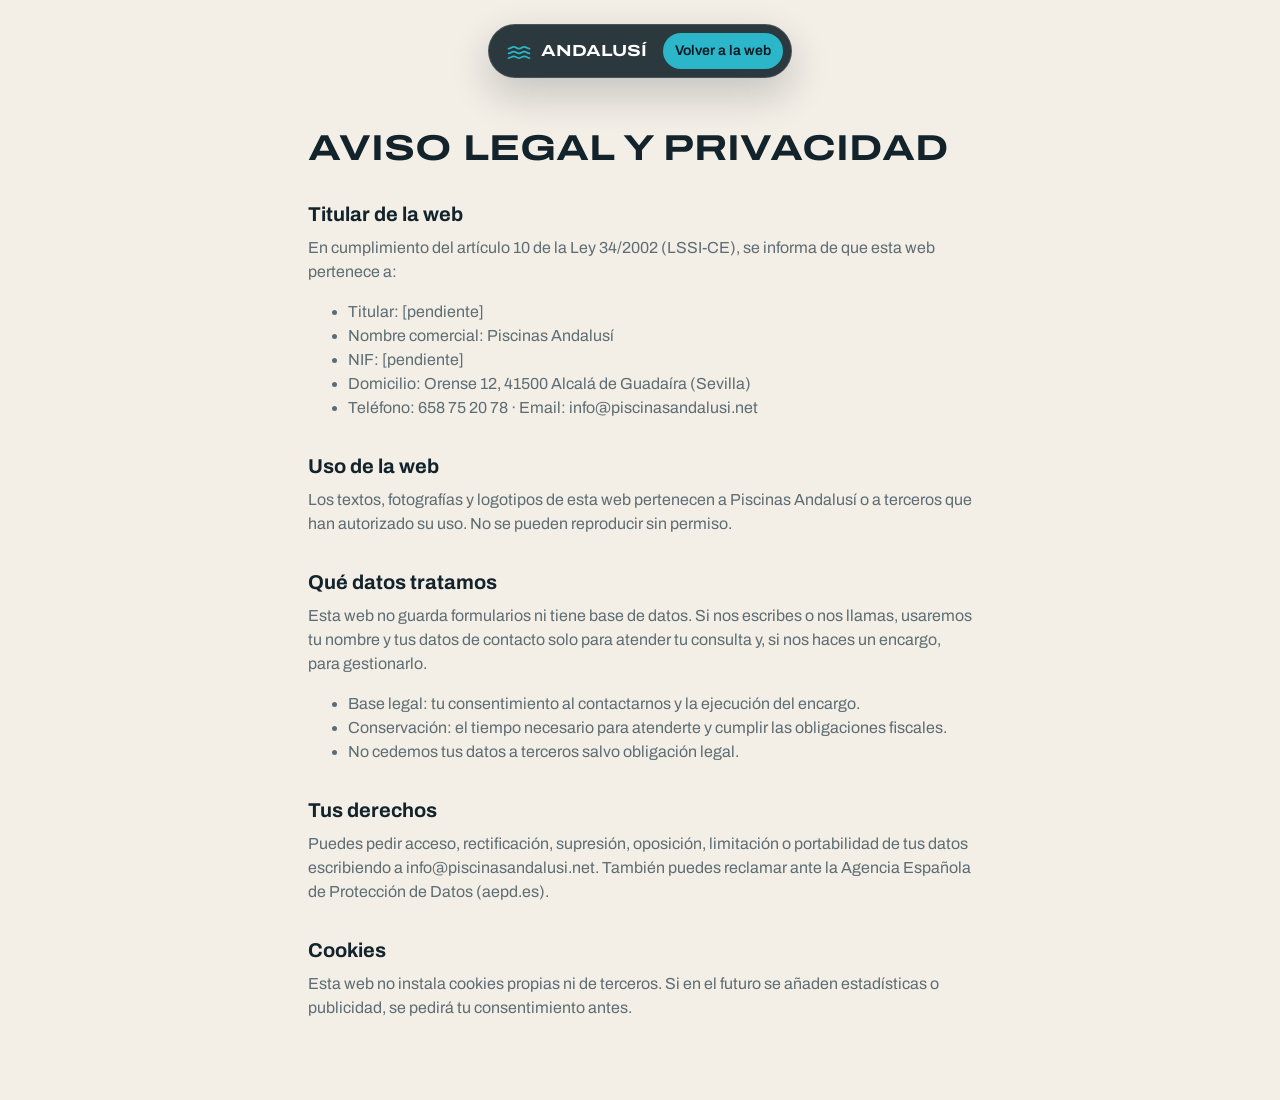
<file: legal.html>
<!doctype html>
<html lang="es">
<head>
  <meta charset="utf-8">
  <meta name="viewport" content="width=device-width, initial-scale=1">
  <title>Aviso legal y privacidad · Piscinas Andalusí</title>
  <meta name="robots" content="noindex, follow">
  <link rel="icon" href="favicon.svg" type="image/svg+xml">
  <link rel="stylesheet" href="styles.css?v=20261026k">
  <style>
    .legal { max-width: 760px; margin: 0 auto; padding: 128px var(--lado) 80px; }
    .legal h1 { font-weight: 700; font-stretch: 125%; text-transform: uppercase; font-size: 36px; line-height: 40px; margin-bottom: 32px; }
    .legal h2 { font-size: 20px; line-height: 28px; margin: 32px 0 8px; }
    .legal p, .legal li { color: var(--gris); }
  </style>
</head>
<body>
  <header class="isla is-solida">
    <a class="marca" href="./" aria-label="Piscinas Andalusí, inicio">
      <svg viewBox="0 0 48 48" aria-hidden="true"><path d="M6 20c4.5 0 4.5-3 9-3s4.5 3 9 3 4.5-3 9-3 4.5 3 9 3M6 28c4.5 0 4.5-3 9-3s4.5 3 9 3 4.5-3 9-3 4.5 3 9 3M6 36c4.5 0 4.5-3 9-3s4.5 3 9 3 4.5-3 9-3 4.5 3 9 3"/></svg>
      <span>Andalusí</span>
    </a>
    <a class="btn btn--agua btn--sm" href="./">Volver a la web</a>
  </header>

  <main id="main" class="legal">
    <h1>Aviso legal y privacidad</h1>

    <h2>Titular de la web</h2>
    <p>En cumplimiento del artículo 10 de la Ley 34/2002 (LSSI-CE), se informa de que esta web pertenece a:</p>
    <ul>
      <li>Titular: [pendiente]</li>
      <li>Nombre comercial: Piscinas Andalusí</li>
      <li>NIF: [pendiente]</li>
      <li>Domicilio: Orense 12, 41500 Alcalá de Guadaíra (Sevilla)</li>
      <li>Teléfono: 658 75 20 78 · Email: info@piscinasandalusi.net</li>
    </ul>

    <h2>Uso de la web</h2>
    <p>Los textos, fotografías y logotipos de esta web pertenecen a Piscinas Andalusí o a terceros que han autorizado su uso. No se pueden reproducir sin permiso.</p>

    <h2>Qué datos tratamos</h2>
    <p>Esta web no guarda formularios ni tiene base de datos. Si nos escribes o nos llamas, usaremos tu nombre y tus datos de contacto solo para atender tu consulta y, si nos haces un encargo, para gestionarlo.</p>
    <ul>
      <li>Base legal: tu consentimiento al contactarnos y la ejecución del encargo.</li>
      <li>Conservación: el tiempo necesario para atenderte y cumplir las obligaciones fiscales.</li>
      <li>No cedemos tus datos a terceros salvo obligación legal.</li>
    </ul>

    <h2>Tus derechos</h2>
    <p>Puedes pedir acceso, rectificación, supresión, oposición, limitación o portabilidad de tus datos escribiendo a info@piscinasandalusi.net. También puedes reclamar ante la Agencia Española de Protección de Datos (aepd.es).</p>

    <h2 id="cookies">Cookies</h2>
    <p>Esta web no instala cookies propias ni de terceros. Si en el futuro se añaden estadísticas o publicidad, se pedirá tu consentimiento antes.</p>
  </main>
</body>
</html>
</file>
<file: styles.css>
/* Piscinas Andalusí · identidad "Pool Builder" con el sistema visual de landing-page-design
   Tamaños: escala Tailwind (12/14/16/18/20/24/30/36/48/60/72/96/128). Espaciado: 4/8/12/16/24/32/40/48/64/80/96.
   Excepciones deliberadas de la identidad: el titular de la portada y la marca del pie, que van fluidos. */
@font-face {
  font-family: "Archivo"; font-style: normal; font-display: swap; font-weight: 100 900; font-stretch: 62% 125%;
  src: url("assets/fonts/archivo.woff2") format("woff2");
  unicode-range: U+0000-00FF, U+0131, U+0152-0153, U+02BB-02BC, U+02C6, U+02DA, U+02DC, U+0304, U+0308, U+0329, U+2000-206F, U+20AC, U+2122, U+2191, U+2193, U+2212, U+2215, U+FEFF, U+FFFD;
}
@font-face {
  font-family: "Archivo"; font-style: normal; font-display: swap; font-weight: 100 900; font-stretch: 62% 125%;
  src: url("assets/fonts/archivo-ext.woff2") format("woff2");
  unicode-range: U+0100-02BA, U+02BD-02C5, U+02C7-02CC, U+02CE-02D7, U+02DD-02FF, U+1E00-1E9F, U+2020, U+20A0-20AB, U+20AD-20C0, U+2113, U+A720-A7FF;
}

:root {
  --noche: #0a1a22;
  --noche-2: #10262f;
  --agua: #2bb7c9;
  --agua-osc: #13879a;
  --arena: #f3eee6;
  --tinta: #12232b;
  --gris: #5d6d73;
  --linea: rgba(18, 35, 43, .14);
  --blanco: #fff;
  --ancho: 1320px;
  --lado: 16px;
  --r-lg: 8px;
  --r-xl: 12px;
  --r-2xl: 16px;
  --r-3xl: 24px;
  --curva: cubic-bezier(.32, .72, 0, 1);
  --dur: 700ms;
  --ext: "Archivo", system-ui, sans-serif;
}
@media (min-width: 640px) { :root { --lado: 32px; } }
@media (min-width: 1280px) { :root { --lado: 48px; } }

*, *::before, *::after { box-sizing: border-box; }
html { scroll-behavior: smooth; }
body {
  margin: 0; background: var(--arena); color: var(--tinta);
  font: 400 16px/24px var(--ext); -webkit-font-smoothing: antialiased; overflow-x: hidden;
}
img { display: block; max-width: 100%; }
a { color: inherit; }
button { font: inherit; color: inherit; cursor: pointer; }
h1, h2, h3, p { margin: 0; }
h1, h2, h3 { text-wrap: balance; }
p { text-wrap: pretty; }
:focus-visible { outline: 3px solid var(--agua); outline-offset: 4px; border-radius: var(--r-lg); }

.saltar { position: absolute; left: -999px; top: 8px; z-index: 99; background: var(--blanco); padding: 8px 12px; border-radius: var(--r-lg); }
.saltar:focus { left: 8px; }

/* Tipos comunes */
.etiqueta { font-size: 12px; line-height: 16px; font-weight: 700; letter-spacing: .14em; text-transform: uppercase; color: var(--agua-osc); }
.titulo { font-weight: 700; font-stretch: 125%; text-transform: uppercase; font-size: 36px; line-height: 1; letter-spacing: -.01em; margin-top: 16px; }
@media (min-width: 640px) { .titulo { font-size: 48px; } }
@media (min-width: 960px) { .titulo { font-size: 60px; } }
@media (min-width: 1280px) { .titulo { font-size: 72px; } }
.cab { margin-bottom: 48px; max-width: 760px; }
.cab__sub { margin-top: 16px; color: var(--gris); font-size: 18px; line-height: 28px; max-width: 520px; }
.cab--fila { display: flex; justify-content: space-between; align-items: center; max-width: none; gap: 16px; }
.enlace-flecha {
  font-size: 12px; line-height: 16px; font-weight: 700; letter-spacing: .12em; text-transform: uppercase; text-decoration: none;
  padding: 8px 12px; border: 1px solid currentColor; border-radius: 9999px; white-space: nowrap;
  transition: background var(--dur) var(--curva), color var(--dur) var(--curva);
}
.enlace-flecha::after { content: " →"; }
.enlace-flecha:hover { background: var(--tinta); color: var(--arena); }
.bloque { max-width: var(--ancho); margin: 0 auto; padding: 80px var(--lado); }
@media (min-width: 960px) { .bloque { padding-block: 96px; } }

/* Botones con estados completos */
.btn {
  display: inline-flex; align-items: center; justify-content: center; gap: 8px;
  padding: 12px 24px; border-radius: 9999px; border: 0; text-decoration: none;
  font-weight: 600; font-size: 16px; line-height: 24px;
  transition: transform var(--dur) var(--curva), background var(--dur) var(--curva);
}
.btn:hover { transform: translateY(-2px); }
.btn:active { transform: scale(.98); }
.btn--sm { padding: 8px 12px; font-size: 14px; line-height: 20px; }
.btn--agua { background: var(--agua); color: var(--noche); }
.btn--agua:hover { background: #4fcbdb; }
.btn--claro { background: var(--blanco); color: var(--noche); }
.btn--claro:hover { background: var(--arena); }

/* Telón de agua al abrir la web: la marca aparece, el agua se vacía hacia abajo con su ola y se ve la piscina.
   Todo es CSS: aunque el JS falle, a los 2,4 s el telón ya no está. */
.telon { position: fixed; inset: 0; z-index: 100; overflow: hidden; pointer-events: none; animation: telonFuera 0s linear 2.4s forwards; }
.telon__agua {
  position: absolute; inset: -2px 0 0; background: var(--agua);
  animation: vaciar 1s var(--curva) 1.05s forwards;
}
.telon__agua--fondo { background: var(--agua-osc); animation-delay: 1.2s; }
.telon__agua::before {
  content: ""; position: absolute; left: 0; right: 0; bottom: 100%; height: 48px; margin-bottom: -1px;
  background: url("data:image/svg+xml,%3Csvg xmlns='http://www.w3.org/2000/svg' viewBox='0 0 720 48' preserveAspectRatio='none'%3E%3Cpath d='M0 24C90 4 180 4 270 24S450 44 540 24 630 4 720 24V48H0Z' fill='%232bb7c9'/%3E%3C/svg%3E") repeat-x 0 0 / 720px 48px;
  animation: ola 1.4s linear infinite;
}
.telon__agua--fondo::before {
  background-image: url("data:image/svg+xml,%3Csvg xmlns='http://www.w3.org/2000/svg' viewBox='0 0 720 48' preserveAspectRatio='none'%3E%3Cpath d='M0 24C90 4 180 4 270 24S450 44 540 24 630 4 720 24V48H0Z' fill='%2313879a'/%3E%3C/svg%3E");
  animation-direction: reverse; animation-duration: 1.9s;
}
.telon__marca {
  position: absolute; inset: 0; display: grid; place-content: center; justify-items: center; gap: 8px; color: var(--noche);
  animation: marcaEntra .6s var(--curva) both, marcaSale .5s var(--curva) .9s forwards;
}
.telon__marca svg { width: 64px; height: 64px; fill: none; stroke: currentColor; stroke-width: 3; stroke-linecap: round; }
.telon__marca span { font-weight: 700; font-stretch: 125%; text-transform: uppercase; font-size: 48px; line-height: 1; }
@media (min-width: 960px) { .telon__marca span { font-size: 72px; } }
.telon__marca small { font-size: 12px; line-height: 16px; font-weight: 700; letter-spacing: .2em; text-transform: uppercase; opacity: .7; }
@keyframes vaciar { to { transform: translateY(calc(100% + 64px)); } }
@keyframes ola { to { background-position-x: -720px; } }
@keyframes marcaEntra { from { opacity: 0; transform: translateY(24px) scale(.96); filter: blur(12px); } }
@keyframes marcaSale { to { opacity: 0; transform: translateY(-32px); filter: blur(8px); } }
@keyframes telonFuera { to { visibility: hidden; } }

/* Navegación en isla flotante */
.isla {
  position: fixed; top: calc(16px + env(safe-area-inset-top)); left: 50%; transform: translateX(-50%); z-index: 40;
  display: flex; align-items: center; gap: 8px; width: max-content; max-width: calc(100vw - 24px);
  padding: 8px 8px 8px 16px; border-radius: 9999px; color: var(--blanco);
  background: rgba(10, 26, 34, .62); border: 1px solid rgba(255, 255, 255, .14);
  backdrop-filter: blur(24px) saturate(1.4); -webkit-backdrop-filter: blur(24px) saturate(1.4);
  transition: background var(--dur) var(--curva), box-shadow var(--dur) var(--curva);
}
.isla.is-solida { background: rgba(10, 26, 34, .86); box-shadow: 0 16px 40px rgba(10, 26, 34, .2); }
@media (min-width: 960px) { .isla { top: calc(24px + env(safe-area-inset-top)); } }
.marca { display: flex; align-items: center; gap: 8px; text-decoration: none; margin-right: 8px; }
.marca svg { width: 28px; height: 28px; fill: none; stroke: var(--agua); stroke-width: 3; stroke-linecap: round; }
.marca span { font-weight: 700; font-stretch: 125%; font-size: 16px; line-height: 24px; text-transform: uppercase; }
.isla__enlaces { display: none; gap: 4px; }
@media (min-width: 960px) { .isla__enlaces { display: flex; } }
.isla__enlaces a {
  font-size: 14px; line-height: 20px; font-weight: 600; text-decoration: none; padding: 8px 12px; border-radius: 9999px;
  transition: background var(--dur) var(--curva), color var(--dur) var(--curva);
}
.isla__enlaces a:hover { background: rgba(255, 255, 255, .1); }
.isla__enlaces a.actual { background: rgba(255, 255, 255, .16); color: var(--agua); }
@media (max-width: 419px) { .isla .btn--sm { display: none; } }
.hamburguesa { position: relative; width: 40px; height: 40px; border-radius: 9999px; border: 0; background: rgba(255, 255, 255, .1); transition: background var(--dur) var(--curva); }
.hamburguesa:hover { background: rgba(255, 255, 255, .2); }
.hamburguesa span {
  position: absolute; left: 11px; width: 18px; height: 2px; border-radius: 2px; background: currentColor;
  transition: transform var(--dur) var(--curva), top var(--dur) var(--curva);
}
.hamburguesa span:first-child { top: 15px; }
.hamburguesa span:last-child { top: 23px; }
.menu-abierto .hamburguesa span:first-child { top: 19px; transform: rotate(45deg); }
.menu-abierto .hamburguesa span:last-child { top: 19px; transform: rotate(-45deg); }

.menu {
  position: fixed; inset: 0; z-index: 35; color: var(--blanco);
  background: rgba(0, 0, 0, .8); backdrop-filter: blur(64px); -webkit-backdrop-filter: blur(64px);
  display: flex; flex-direction: column; justify-content: center; padding: 96px var(--lado) 48px;
  opacity: 0; visibility: hidden; transition: opacity var(--dur) var(--curva), visibility 0s linear var(--dur);
}
.menu-abierto .menu { opacity: 1; visibility: visible; transition: opacity var(--dur) var(--curva), visibility 0s; }
.menu ol { list-style: none; margin: 0 auto; padding: 0; width: 100%; max-width: var(--ancho); counter-reset: m; }
.menu li {
  counter-increment: m; border-bottom: 1px solid rgba(255, 255, 255, .12); overflow: hidden;
}
.menu ol a {
  display: flex; align-items: baseline; gap: 16px; padding: 12px 0; text-decoration: none;
  font-weight: 700; font-stretch: 125%; text-transform: uppercase; font-size: 36px; line-height: 40px;
  transform: translateY(48px); opacity: 0; transition: transform var(--dur) var(--curva), opacity var(--dur) var(--curva), color var(--dur) var(--curva);
}
@media (min-width: 960px) { .menu ol a { font-size: 60px; line-height: 1; } }
.menu-abierto .menu ol a { transform: none; opacity: 1; }
.menu li:nth-child(1) a { transition-delay: 100ms; }
.menu li:nth-child(2) a { transition-delay: 150ms; }
.menu li:nth-child(3) a { transition-delay: 200ms; }
.menu li:nth-child(4) a { transition-delay: 250ms; }
.menu li:nth-child(5) a { transition-delay: 300ms; }
.menu li:nth-child(6) a { transition-delay: 350ms; }
.menu li:nth-child(7) a { transition-delay: 400ms; }
.menu ol a::before { content: "0" counter(m); font-size: 12px; line-height: 16px; font-stretch: 100%; color: var(--agua); }
.menu ol a:hover { color: var(--agua); }
.menu__pie { margin: 32px auto 0; width: 100%; max-width: var(--ancho); opacity: .8; }

/* Portada: foto fija que se recoge en una tarjeta al bajar (el JS mueve --p de 0 a 1) */
.hero { position: relative; --p: 0; }
.hero__fijo { position: relative; height: 100vh; height: 100svh; overflow: hidden; display: grid; grid-template-rows: 1fr auto; color: var(--blanco); }
@media (min-width: 960px) { .hero { height: 200vh; height: 200svh; } .hero__fijo { position: sticky; top: 0; } }
.hero__marco {
  position: absolute; inset: 0; overflow: hidden; background: var(--noche);
  clip-path: inset(calc(var(--p) * 8%) calc(var(--p) * 5%) calc(var(--p) * 8%) calc(var(--p) * 5%) round calc(var(--p) * 24px));
  animation: asoma 2s var(--curva) .95s both;
}
.hero__foto { width: 100%; height: 100%; object-fit: cover; transform: scale(calc(1.12 - var(--p) * .12)); }
.hero__marco::after { content: ""; position: absolute; inset: 0; background: rgba(10, 26, 34, .45); pointer-events: none; }

/* Parallax 3D por capas: el JS lleva --mx y --my de -1 a 1 según el ratón (o la inclinación del móvil).
   La foto va al revés y al fondo; el titular, delante y algo inclinado; el resto, a profundidades intermedias. */
.hero { --mx: 0; --my: 0; }
.hero__foto { translate: calc(var(--mx) * (1 - var(--p)) * -24px) calc(var(--my) * (1 - var(--p)) * -16px); }
.hero__contenido { perspective: 1200px; }
.hero__titulo { transform: translate3d(calc(var(--mx) * 32px), calc(var(--my) * 20px), 0) rotateY(calc(var(--mx) * 6deg)) rotateX(calc(var(--my) * -5deg)); }
.hero__sub { translate: calc(var(--mx) * 18px) calc(var(--my) * 12px); }
.hero__acciones { translate: calc(var(--mx) * 14px) calc(var(--my) * 9px); }
.hero__datos { translate: calc(var(--mx) * 8px) calc(var(--my) * 5px); }
.hero__contenido {
  position: relative; display: grid; grid-template-rows: 1fr auto auto; padding: 96px var(--lado) 0;
  opacity: calc(1 - var(--p) * 1.6); transform: translateY(calc(var(--p) * -80px));
}
.hero__titulo {
  align-self: center; text-align: center; font-weight: 700; font-stretch: 125%; text-transform: uppercase;
  font-size: clamp(48px, 13vw, 220px); line-height: .86; letter-spacing: -.02em;
}
.hero__titulo span {
  display: block; padding-top: .14em; margin-top: -.14em;
  background: linear-gradient(90deg, #ffffff, #9b9b9b); -webkit-background-clip: text; background-clip: text; color: transparent;
  animation: subir 1.2s var(--curva) 1.35s both;
}
.hero__titulo span + span { animation-delay: 1.47s; }
@keyframes asoma { from { transform: scale(1.18); } }
@keyframes subir { from { opacity: 0; transform: translateY(48px); filter: blur(12px); } }
.hero__sub { max-width: 680px; margin: 24px auto 0; text-align: center; font-size: 16px; line-height: 24px; opacity: .9; animation: subir 1.2s var(--curva) 1.6s both; }
@media (min-width: 640px) { .hero__sub { font-size: 18px; line-height: 28px; } }
.hero__acciones { display: flex; flex-wrap: wrap; justify-content: center; align-items: center; gap: 12px 24px; margin: 24px 0 32px; animation: subir 1.2s var(--curva) 1.72s both; }
.hero__lugar { display: flex; gap: 8px; align-items: center; font-size: 14px; line-height: 20px; opacity: .9; }
.hero__lugar svg { width: 20px; height: 20px; fill: none; stroke: var(--agua); stroke-width: 2; }
.hero__datos {
  list-style: none; margin: 0; padding: 16px 0; border-top: 1px solid rgba(255, 255, 255, .22);
  display: grid; grid-template-columns: repeat(2, 1fr); gap: 16px;
}
@media (min-width: 960px) { .hero__datos { grid-template-columns: repeat(4, 1fr); } }
.hero__datos b { display: block; font-stretch: 125%; font-size: 14px; line-height: 20px; text-transform: uppercase; letter-spacing: .04em; }
.hero__datos span { font-size: 14px; line-height: 20px; opacity: .78; }

/* Cinta de servicios: bucle infinito que acelera o cambia de sentido con el scroll */
.cinta {
  position: relative; padding: 16px 0; overflow: hidden; white-space: nowrap;
  background: rgba(10, 26, 34, .55); backdrop-filter: blur(8px); -webkit-backdrop-filter: blur(8px);
  -webkit-mask-image: linear-gradient(90deg, transparent, #000 6%, #000 94%, transparent);
  mask-image: linear-gradient(90deg, transparent, #000 6%, #000 94%, transparent);
  opacity: calc(1 - var(--p) * 1.6);
}
.cinta__pista { display: inline-flex; will-change: transform; }
.cinta__grupo { display: inline-flex; flex: none; list-style: none; margin: 0; padding: 0; }
.cinta__grupo li {
  display: inline-flex; flex: none; align-items: center; gap: 24px; padding-right: 24px;
  font-weight: 700; font-stretch: 125%; text-transform: uppercase; font-size: 20px; line-height: 28px;
}
@media (min-width: 960px) { .cinta__grupo li { font-size: 30px; line-height: 36px; } }
.cinta__grupo li:nth-child(even) { color: transparent; -webkit-text-stroke: 1.2px rgba(255, 255, 255, .85); }
.cinta__grupo li::after {
  content: ""; width: 24px; height: 12px; flex: none; opacity: .9; background: var(--agua);
  -webkit-mask: url("data:image/svg+xml,%3Csvg xmlns='http://www.w3.org/2000/svg' viewBox='0 0 26 12'%3E%3Cpath d='M1 4c3 0 3-2.5 6-2.5S10 4 13 4s3-2.5 6-2.5S22 4 25 4M1 10c3 0 3-2.5 6-2.5s3 2.5 6 2.5 3-2.5 6-2.5 3 2.5 6 2.5' fill='none' stroke='%23000' stroke-width='2' stroke-linecap='round'/%3E%3C/svg%3E") center / contain no-repeat;
  mask: url("data:image/svg+xml,%3Csvg xmlns='http://www.w3.org/2000/svg' viewBox='0 0 26 12'%3E%3Cpath d='M1 4c3 0 3-2.5 6-2.5S10 4 13 4s3-2.5 6-2.5S22 4 25 4M1 10c3 0 3-2.5 6-2.5s3 2.5 6 2.5 3-2.5 6-2.5 3 2.5 6 2.5' fill='none' stroke='%23000' stroke-width='2' stroke-linecap='round'/%3E%3C/svg%3E") center / contain no-repeat;
}

/* Proyectos */
.proyectos { display: grid; grid-template-columns: 1fr; gap: 16px; }
@media (min-width: 640px) { .proyectos { grid-template-columns: 1fr 1fr; } }
@media (min-width: 960px) { .proyectos { grid-template-columns: 1.3fr 1fr 1fr; } }
.proyecto { position: relative; border-radius: var(--r-2xl); overflow: hidden; aspect-ratio: 4 / 3; text-decoration: none; color: var(--blanco); background: var(--noche); }
@media (min-width: 640px) { .proyecto:first-child { grid-column: 1 / -1; aspect-ratio: 16 / 10; } }
@media (min-width: 960px) { .proyecto { aspect-ratio: 3 / 4; } .proyecto:first-child { grid-column: auto; aspect-ratio: auto; } }
.proyecto img { width: 100%; height: 100%; object-fit: cover; transition: transform 1.2s var(--curva); }
.proyecto:hover img { transform: scale(1.06); }
.proyecto__txt {
  position: absolute; left: 12px; right: 12px; bottom: 12px; padding: 12px 16px; border-radius: 4px;
  background: rgba(10, 26, 34, .72); backdrop-filter: blur(12px); -webkit-backdrop-filter: blur(12px);
}
.proyecto__txt b { display: block; font-stretch: 125%; text-transform: uppercase; font-size: 18px; line-height: 28px; }
.proyecto__txt small { font-size: 12px; line-height: 16px; letter-spacing: .1em; text-transform: uppercase; opacity: .8; }

/* Tagline: las palabras se encienden una a una */
.lema { display: grid; gap: 32px; }
.lema__frase { max-width: 880px; font-weight: 700; font-size: 30px; line-height: 36px; letter-spacing: -.01em; }
@media (min-width: 640px) { .lema__frase { font-size: 48px; line-height: 1; } }
@media (min-width: 1280px) { .lema__frase { font-size: 60px; line-height: 1; } }
.js .lema__frase .palabra { color: rgba(18, 35, 43, .28); transition: color var(--dur) var(--curva); }
.js .lema__frase .palabra.encendida { color: var(--tinta); }
.lema__txt { display: grid; gap: 16px; color: var(--gris); max-width: 880px; }
@media (min-width: 960px) { .lema__txt { grid-template-columns: 1fr 1fr; gap: 48px; } }

/* Qué construimos: fija en escritorio, la foto cambia al bajar */
.construimos { background: var(--noche); color: var(--blanco); }
.construimos__dentro { max-width: var(--ancho); margin: 0 auto; padding: 80px var(--lado); width: 100%; }
.construimos__grid { display: grid; gap: 32px; align-items: center; margin-top: 24px; }
@media (min-width: 960px) {
  .construimos__grid { grid-template-columns: 1.1fr 1fr; gap: 64px; }
  .js .construimos { height: 300vh; }
  .js .construimos__fijo { position: sticky; top: 0; height: 100vh; height: 100svh; display: flex; align-items: center; }
}
.construimos__lista { list-style: none; margin: 0; padding: 0; }
.construimos__lista button {
  width: 100%; text-align: left; background: none; border: 0; border-bottom: 1px solid rgba(255, 255, 255, .14);
  padding: 12px 0; font-weight: 700; font-stretch: 125%; text-transform: uppercase;
  font-size: 36px; line-height: 40px; color: rgba(255, 255, 255, .28);
  transition: color var(--dur) var(--curva), padding var(--dur) var(--curva), box-shadow var(--dur) var(--curva);
}
@media (min-width: 960px) { .construimos__lista button { font-size: 60px; line-height: 1; padding: 16px 0; } }
@media (min-width: 1280px) { .construimos__lista button { font-size: 72px; } }
.construimos__lista button[aria-selected="true"], .construimos__lista button:hover { color: var(--blanco); }
.construimos__lista button[aria-selected="true"] { padding-left: 16px; box-shadow: inset 4px 0 0 var(--agua); }
.construimos__foto { margin: 0; }
.construimos__marco { position: relative; aspect-ratio: 4 / 3; border-radius: var(--r-2xl); overflow: hidden; background: var(--noche-2); }
@media (min-width: 960px) { .construimos__marco { aspect-ratio: 4 / 5; max-height: 64svh; margin-left: auto; } }
.construimos__marco img {
  position: absolute; inset: 0; width: 100%; height: 100%; object-fit: cover;
  opacity: 0; transform: scale(1.08); transition: opacity var(--dur) var(--curva), transform 1.2s var(--curva);
}
.construimos__marco img.activa { opacity: 1; transform: none; }
.construimos__foto figcaption { margin-top: 16px; opacity: .8; max-width: 440px; min-height: 48px; }

/* Proceso: la obra en 3D */
.obra__intro { padding-bottom: 48px; }
.obra__pista { position: relative; height: 1000vh; }
.obra__fijo { position: sticky; top: 0; height: 100vh; height: 100svh; overflow: hidden; background: #cfe7ef; }
.obra__lienzo { position: absolute; inset: 0; width: 100%; height: 100%; display: block; }
.obra__panel {
  position: absolute; left: var(--lado); bottom: 32px; width: min(392px, calc(100% - var(--lado) * 2));
  background: rgba(10, 26, 34, .86); color: var(--blanco); backdrop-filter: blur(12px); -webkit-backdrop-filter: blur(12px);
  border: 1px solid rgba(255, 255, 255, .12); border-radius: var(--r-3xl); padding: 24px 24px 16px;
  box-shadow: 0 24px 48px rgba(10, 26, 34, .25);
}
.obra__num { font-size: 12px; line-height: 16px; font-weight: 700; letter-spacing: .16em; text-transform: uppercase; color: rgba(255, 255, 255, .6); }
.obra__num b { color: var(--agua); font-size: 14px; }
.obra__panel h3 { font-stretch: 125%; text-transform: uppercase; font-size: 30px; line-height: 36px; margin: 8px 0 12px; }
.obra__panel > p:not(.obra__num) { font-size: 14px; line-height: 20px; opacity: .85; min-height: 60px; }
.obra__foto { margin: 16px 0 0; position: relative; }
.obra__foto img { width: 100%; height: 152px; object-fit: cover; border-radius: var(--r-lg); }
.obra__foto figcaption {
  position: absolute; left: 8px; bottom: 8px; font-size: 12px; line-height: 16px; font-weight: 700; letter-spacing: .12em; text-transform: uppercase;
  background: rgba(10, 26, 34, .75); padding: 4px 8px; border-radius: 9999px;
}
.obra__panel.cambia h3, .obra__panel.cambia > p, .obra__panel.cambia img { animation: entraPanel var(--dur) var(--curva) both; }
.obra__panel.cambia > p:not(.obra__num) { animation-delay: 60ms; }
.obra__panel.cambia img { animation-delay: 120ms; }
@keyframes entraPanel { from { opacity: 0; transform: translateY(12px); filter: blur(8px); } }

.obra__barra {
  list-style: none; margin: 0; position: absolute; right: var(--lado); top: 50%; transform: translateY(-50%);
  display: grid; gap: 2px; padding: 12px 16px; border-radius: var(--r-2xl);
  background: rgba(243, 238, 230, .82); backdrop-filter: blur(12px); -webkit-backdrop-filter: blur(12px);
}
.obra__barra button {
  display: flex; align-items: center; gap: 12px; justify-content: flex-end; width: 100%;
  background: none; border: 0; padding: 4px 0; font-size: 12px; line-height: 16px; font-weight: 700; letter-spacing: .1em; text-transform: uppercase;
  color: rgba(10, 26, 34, .5); transition: color var(--dur) var(--curva);
}
.obra__barra button:hover { color: var(--noche); }
.obra__barra button::after {
  content: ""; width: 8px; height: 8px; border-radius: 9999px; background: rgba(10, 26, 34, .25);
  transition: background var(--dur) var(--curva), transform var(--dur) var(--curva);
}
.obra__barra .hecho button::after { background: var(--agua-osc); }
.obra__barra .actual button { color: var(--noche); }
.obra__barra .actual button::after { background: var(--agua); transform: scale(1.6); }
.obra__aviso {
  position: absolute; left: 50%; top: 112px; transform: translateX(-50%);
  background: var(--noche); color: var(--blanco); font-size: 12px; line-height: 16px; font-weight: 700; letter-spacing: .14em; text-transform: uppercase;
  padding: 12px 16px; border-radius: 9999px; transition: opacity var(--dur) var(--curva); white-space: nowrap;
}
.obra__aviso span { display: inline-block; animation: bota 1.4s var(--curva) infinite; }
@keyframes bota { 50% { transform: translateY(4px); } }
.obra__aviso.oculto { opacity: 0; }

/* Sin 3D (o sin JavaScript): lista de pasos */
.obra__lista { list-style: none; display: grid; grid-template-columns: 1fr; gap: 16px; padding-top: 0; counter-reset: p; }
@media (min-width: 640px) { .obra__lista { grid-template-columns: 1fr 1fr; } }
@media (min-width: 960px) { .obra__lista { grid-template-columns: repeat(3, 1fr); } }
.obra__lista li { counter-increment: p; background: var(--blanco); border-radius: var(--r-2xl); padding: 24px; }
.obra__lista li::before { content: "Paso 0" counter(p); font-size: 12px; line-height: 16px; font-weight: 700; letter-spacing: .14em; text-transform: uppercase; color: var(--agua-osc); }
.obra__lista h3 { font-stretch: 125%; text-transform: uppercase; font-size: 20px; line-height: 28px; margin: 8px 0; }
.obra__lista p { color: var(--gris); font-size: 14px; line-height: 20px; }
.con3d .obra__lista { display: none; }
html:not(.con3d) .obra__pista { display: none; }

/* Servicios */
.servicios { display: grid; gap: 32px; padding-top: 0; }
@media (min-width: 960px) { .servicios { grid-template-columns: 1fr 1.6fr; gap: 96px; } .servicios .cab { position: sticky; top: 112px; align-self: start; } }
.servicios__lista { list-style: none; margin: 0; padding: 0; border-top: 1px solid var(--linea); }
.servicios__lista li { display: grid; grid-template-columns: 48px 1fr; gap: 4px 16px; padding: 24px 0; border-bottom: 1px solid var(--linea); }
.servicios__lista span { grid-row: span 2; font-stretch: 125%; font-weight: 700; color: var(--agua-osc); font-size: 14px; line-height: 20px; padding-top: 4px; }
.servicios__lista h3 { font-size: 20px; line-height: 28px; font-weight: 700; }
.servicios__lista p { color: var(--gris); }

/* Garantías */
.garantias { background: var(--agua); color: var(--noche); text-align: center; padding: 96px var(--lado); overflow: hidden; }
.garantias .etiqueta { color: var(--noche); }
.garantias__grid { display: flex; justify-content: center; gap: 48px; margin: 24px 0 32px; flex-wrap: wrap; }
@media (min-width: 960px) { .garantias__grid { gap: 96px; } }
.garantias__grid b { display: block; font-weight: 700; font-stretch: 125%; font-size: 96px; line-height: 1; letter-spacing: -.04em; will-change: transform; }
@media (min-width: 960px) { .garantias__grid b { font-size: 128px; } }
.garantias__grid span { font-weight: 700; text-transform: uppercase; letter-spacing: .08em; font-size: 14px; line-height: 20px; }
.garantias__txt { max-width: 560px; margin: 0 auto; font-size: 18px; line-height: 28px; }

/* Antes / después: fijo mientras el scroll abre la cortina */
.antes__dentro { max-width: var(--ancho); margin: 0 auto; padding: 80px var(--lado); width: 100%; }
.antes .cab { margin-bottom: 32px; }
@media (min-width: 960px) {
  .js .antes { height: 240vh; }
  .js .antes__fijo { position: sticky; top: 0; height: 100vh; height: 100svh; display: flex; align-items: center; }
  .js .antes__dentro { padding-block: 64px 32px; }
}
.comparador { position: relative; border-radius: var(--r-2xl); overflow: hidden; aspect-ratio: 4 / 3; user-select: none; margin: 0 auto; }
@media (min-width: 640px) { .comparador { aspect-ratio: 16 / 9; } }
@media (min-width: 960px) { .js .comparador { max-width: calc(56svh * 16 / 9); } }
.comparador img { width: 100%; height: 100%; object-fit: cover; }
.comparador__antes { position: absolute; inset: 0; clip-path: inset(0 calc(100% - var(--pos)) 0 0); }
.comparador__eti { position: absolute; top: 16px; background: rgba(10, 26, 34, .75); color: var(--blanco); font-size: 12px; line-height: 16px; font-weight: 700; letter-spacing: .14em; text-transform: uppercase; padding: 8px 12px; border-radius: 9999px; }
.comparador__eti--a { left: 16px; }
.comparador__eti--d { right: 16px; }
.comparador__linea { position: absolute; top: 0; bottom: 0; left: var(--pos); width: 2px; background: var(--blanco); transform: translateX(-50%); pointer-events: none; }
.comparador__linea i { position: absolute; top: 50%; left: 50%; width: 48px; height: 48px; transform: translate(-50%, -50%); border-radius: 9999px; background: var(--blanco); box-shadow: 0 8px 24px rgba(0, 0, 0, .25); }
.comparador__linea i::before { content: "‹ ›"; position: absolute; inset: 0; display: grid; place-items: center; font-weight: 700; color: var(--noche); font-size: 20px; letter-spacing: 4px; }
.comparador input { position: absolute; inset: 0; width: 100%; height: 100%; opacity: 0; cursor: ew-resize; margin: 0; }
.antes__pie { margin-top: 16px; text-align: center; font-size: 12px; line-height: 16px; font-weight: 700; letter-spacing: .14em; text-transform: uppercase; color: var(--gris); }

/* Trabajos: galería horizontal guiada por el scroll vertical */
.trabajos__cab { max-width: var(--ancho); margin: 0 auto 32px; padding: 80px var(--lado) 0; }
.trabajos__pista { display: flex; gap: 16px; padding: 0 var(--lado) 80px; overflow-x: auto; scroll-snap-type: x mandatory; }
.foto { flex: none; height: 320px; padding: 0; border: 0; border-radius: var(--r-2xl); overflow: hidden; background: var(--noche); scroll-snap-align: start; }
.foto img { height: 100%; width: auto; max-width: none; object-fit: cover; transition: transform 1.2s var(--curva), opacity var(--dur) var(--curva); }
.foto:hover img { transform: scale(1.05); opacity: .9; }
.foto:active { transform: scale(.98); }
.trabajos__desliza { display: none; align-items: center; gap: 8px; margin: 0 var(--lado) 32px; font-size: 12px; line-height: 16px; font-weight: 700; letter-spacing: .14em; text-transform: uppercase; color: var(--gris); }
@media (min-width: 960px) {
  .js .trabajos__fijo { position: sticky; top: 0; height: 100vh; height: 100svh; overflow: hidden; display: flex; flex-direction: column; justify-content: center; }
  .js .trabajos__cab { padding-top: 64px; }
  .js .trabajos__pista { overflow: visible; padding-bottom: 32px; will-change: transform; scroll-snap-type: none; }
  .js .foto { height: min(52svh, 520px); }
}

/* Comunidades */
.comunidades {
  max-width: var(--ancho); margin: 0 var(--lado); padding: 48px 24px; border-radius: var(--r-3xl);
  background: var(--noche-2) url("assets/trabajos/grande.webp") center / cover; background-blend-mode: multiply;
  color: var(--blanco); display: flex; flex-direction: column; align-items: start; gap: 32px;
}
@media (min-width: 960px) { .comunidades { margin-inline: auto; padding: 64px; flex-direction: row; justify-content: space-between; align-items: end; } }
@media (min-width: 1416px) { .comunidades { margin-inline: auto; } }
.comunidades .etiqueta { color: var(--agua); }
.comunidades p:last-child { max-width: 560px; margin-top: 16px; opacity: .85; }

/* Preguntas frecuentes */
.preguntas__lista { display: grid; gap: 12px; }
@media (min-width: 960px) { .preguntas__lista { grid-template-columns: 1fr 1fr; gap: 16px; align-items: start; } }
.preguntas details { background: var(--blanco); border: 1px solid var(--linea); border-radius: var(--r-2xl); transition: border-color var(--dur) var(--curva); }
.preguntas details:hover { border-color: var(--agua-osc); }
.preguntas summary {
  list-style: none; cursor: pointer; display: flex; justify-content: space-between; align-items: center; gap: 16px;
  padding: 16px 24px; font-weight: 700; font-size: 18px; line-height: 28px;
}
.preguntas summary::-webkit-details-marker { display: none; }
.preguntas summary::after {
  content: "+"; flex: none; width: 32px; height: 32px; border-radius: 9999px; display: grid; place-items: center;
  background: var(--arena); color: var(--agua-osc); font-size: 20px; transition: transform var(--dur) var(--curva), background var(--dur) var(--curva);
}
.preguntas details[open] summary::after { transform: rotate(45deg); background: var(--agua); color: var(--noche); }
.preguntas details p { padding: 0 24px 24px; color: var(--gris); }

/* Contacto */
.contacto { display: grid; gap: 48px; align-items: start; }
@media (min-width: 960px) { .contacto { grid-template-columns: 1fr 1fr; gap: 96px; } }
.contacto__titulo { font-weight: 700; font-stretch: 125%; text-transform: uppercase; font-size: 48px; line-height: 1; margin: 16px 0 32px; }
@media (min-width: 960px) { .contacto__titulo { font-size: 72px; } }
@media (min-width: 1280px) { .contacto__titulo { font-size: 96px; } }
.contacto__info ul { list-style: none; margin: 0; padding: 0; }
.contacto__info li { padding: 12px 0; border-top: 1px solid var(--linea); font-size: 18px; line-height: 28px; }
.contacto__info li span { display: block; font-size: 12px; line-height: 16px; font-weight: 700; letter-spacing: .14em; text-transform: uppercase; color: var(--gris); }
.contacto__info a { text-decoration: none; font-weight: 600; }
.contacto__info a:hover { color: var(--agua-osc); }
.form { background: var(--blanco); border-radius: var(--r-3xl); padding: 32px; display: grid; gap: 16px; }
.form label { display: grid; gap: 8px; font-size: 12px; line-height: 16px; font-weight: 700; letter-spacing: .06em; text-transform: uppercase; }
.form input, .form select, .form textarea {
  font: 400 16px/24px var(--ext); padding: 12px 16px; border: 1px solid var(--linea); border-radius: var(--r-lg); background: var(--arena); color: var(--tinta); width: 100%;
  transition: border-color var(--dur) var(--curva);
}
.form input:focus, .form select:focus, .form textarea:focus { border-color: var(--agua-osc); outline: none; box-shadow: 0 0 0 3px rgba(43, 183, 201, .3); }
.form .is-error { border-color: #c2412f; }
.form__error { margin-top: -8px; font-size: 14px; line-height: 20px; color: #c2412f; }
.form__fila { display: grid; gap: 12px; }
@media (min-width: 640px) { .form__fila { grid-template-columns: 1fr 1fr; } }
.form__nota { font-size: 12px; line-height: 16px; color: var(--gris); text-align: center; }

/* Pie */
.pie { background: var(--noche); color: rgba(255, 255, 255, .7); padding: 64px var(--lado) 40px; text-align: center; font-size: 14px; line-height: 20px; display: grid; gap: 8px; }
.pie__marca { font-weight: 700; font-stretch: 125%; text-transform: uppercase; color: var(--blanco); font-size: clamp(44px, 12.5vw, 200px); line-height: .85; margin-bottom: 24px; opacity: .1; }
.pie__legal a { text-decoration: none; }
.pie__legal a:hover { color: var(--agua); }
.pie__autor { margin-top: 16px; font-size: 12px; line-height: 16px; letter-spacing: .08em; opacity: .8; }
.pie__autor a {
  color: var(--agua); text-decoration: none; padding: 4px 8px; border-radius: 9999px; border: 1px solid rgba(43, 183, 201, .4);
  transition: background var(--dur) var(--curva), color var(--dur) var(--curva);
}
.pie__autor a:hover { background: var(--agua); color: var(--noche); }

.whatsapp {
  position: fixed; right: 16px; bottom: calc(16px + env(safe-area-inset-bottom)); z-index: 30; width: 56px; height: 56px; border-radius: 9999px;
  background: #25d366; display: grid; place-items: center; box-shadow: 0 8px 24px rgba(0, 0, 0, .25);
  transition: opacity var(--dur) var(--curva), transform var(--dur) var(--curva);
}
.whatsapp:hover { transform: scale(1.06); }
.whatsapp:active { transform: scale(.98); }
.en-obra .whatsapp, .en-portada .whatsapp { opacity: 0; transform: scale(.6); pointer-events: none; }
.whatsapp svg { width: 28px; height: 28px; fill: var(--blanco); }

.visor { border: 0; padding: 0; background: none; max-width: 92vw; max-height: 90vh; }
.visor::backdrop { background: rgba(10, 26, 34, .9); }
.visor img { max-width: 92vw; max-height: 90vh; border-radius: var(--r-xl); }

/* Entrada al hacer scroll: sube con peso y se desenfoca hacia nítido.
   Solo se oculta si el JS ha arrancado (clase .js); si no, todo se ve. */
.js .revela { opacity: 0; transform: translateY(64px); filter: blur(12px); transition: opacity .9s var(--curva), transform .9s var(--curva), filter .9s var(--curva); }
.js .revela.visible { opacity: 1; transform: none; filter: none; }
.inclina { transition: transform var(--dur) var(--curva); will-change: transform; }

/* Scroll suave (Lenis) */
html.lenis, html.lenis body { height: auto; }
.lenis.lenis-smooth { scroll-behavior: auto !important; }
.lenis.lenis-stopped { overflow: hidden; }

/* Ajustes de móvil */
@media (max-width: 959px) {
  /* Ritmo: menos aire entre secciones y la obra 3D más corta (un paso cada 2/3 de pantalla) */
  .bloque { padding-block: 64px; }
  .construimos__dentro, .antes__dentro { padding-block: 64px; }
  .trabajos__cab { padding-top: 64px; margin-bottom: 24px; }
  .obra__intro { padding-bottom: 32px; }
  .obra__pista { height: 600vh; height: 600svh; }

  /* Rendimiento: sin desenfoques de cristal ni de entrada, que en el iPhone dejan zonas sin pintar */
  .cinta, .obra__panel, .obra__barra, .proyecto__txt { backdrop-filter: none; -webkit-backdrop-filter: none; }
  .cinta { background: rgba(10, 26, 34, .82); }
  .obra__panel { background: rgba(10, 26, 34, .94); }
  .obra__barra { background: rgba(243, 238, 230, .94); }
  .js .revela { filter: none; transform: translateY(24px); transition: opacity .7s var(--curva), transform .7s var(--curva); }
  .js .revela.visible { transform: none; }
  .inclina { will-change: auto; }

  /* Portada: titular algo menor para que entre con aire, datos compactos */
  .hero__contenido { padding-top: 88px; }
  .hero__sub { margin-top: 16px; }
  .hero__acciones { margin: 16px 0 24px; }
  .hero__datos { gap: 12px; padding-block: 12px; }
  .hero__datos b, .hero__datos span { font-size: 12px; line-height: 16px; }

  /* Proyectos: pie de foto pequeño, la foto manda */
  .proyecto__txt { left: 8px; right: auto; bottom: 8px; max-width: calc(100% - 16px); padding: 8px 12px; background: rgba(10, 26, 34, .82); }
  .proyecto__txt b { font-size: 14px; line-height: 20px; }
  .proyecto__txt small { display: none; }

  /* Qué construimos: palabras más pequeñas y la foto justo debajo */
  .construimos__lista button { font-size: 30px; line-height: 36px; padding: 8px 0; }
  .construimos__grid { gap: 24px; }

  /* Trabajos: carrusel nativo que se desliza con el dedo, tarjetas iguales y la siguiente asomando */
  .trabajos__pista { gap: 12px; padding: 0 var(--lado) 16px; scroll-padding-inline: var(--lado); scrollbar-width: none; -webkit-overflow-scrolling: touch; }
  .trabajos__pista::-webkit-scrollbar { display: none; }
  .foto { width: 78vw; height: auto; aspect-ratio: 4 / 5; }
  .foto img { width: 100%; height: 100%; }
  .trabajos__desliza { display: flex; }

  /* Antes y después: un poco más alto para que se vea bien la obra */
  .comparador { aspect-ratio: 4 / 3; }

  /* Garantías y contacto */
  .garantias { padding-block: 64px; }
  .garantias__grid { gap: 32px; }
  .form { padding: 24px; }
  .comunidades { padding: 32px 24px; }
  .obra__barra { right: auto; left: var(--lado); top: 80px; transform: none; display: flex; gap: 4px; padding: 8px 12px; }
  .obra__barra button { font-size: 0; gap: 0; padding: 4px 2px; }
  .obra__aviso { top: 128px; }
  .obra__panel { left: 12px; right: 12px; width: auto; bottom: calc(12px + env(safe-area-inset-bottom)); padding: 16px; display: grid; grid-template-columns: 1fr 96px; gap: 0 16px; }
  .obra__panel > * { grid-column: 1; }
  .obra__panel h3 { font-size: 24px; line-height: 32px; margin: 4px 0 8px; }
  .obra__panel > p:not(.obra__num) { min-height: 0; }
  .obra__foto { grid-column: 2; grid-row: 1 / span 3; margin: 0; }
  .obra__foto img { height: 100%; min-height: 112px; }
  .obra__foto figcaption { display: none; }
}
@media (max-width: 639px) {
  .cab--fila { flex-direction: column; align-items: start; }
}
/* Teléfonos estrechos: los titulares en mayúsculas anchas bajan un escalón para que ninguna palabra se salga */
@media (max-width: 419px) {
  .titulo { font-size: 30px; line-height: 36px; }
  .contacto__titulo { font-size: 48px; }
  .comunidades { padding: 32px 16px; }
  .construimos__lista button { font-size: 24px; line-height: 32px; }
}
</file>
